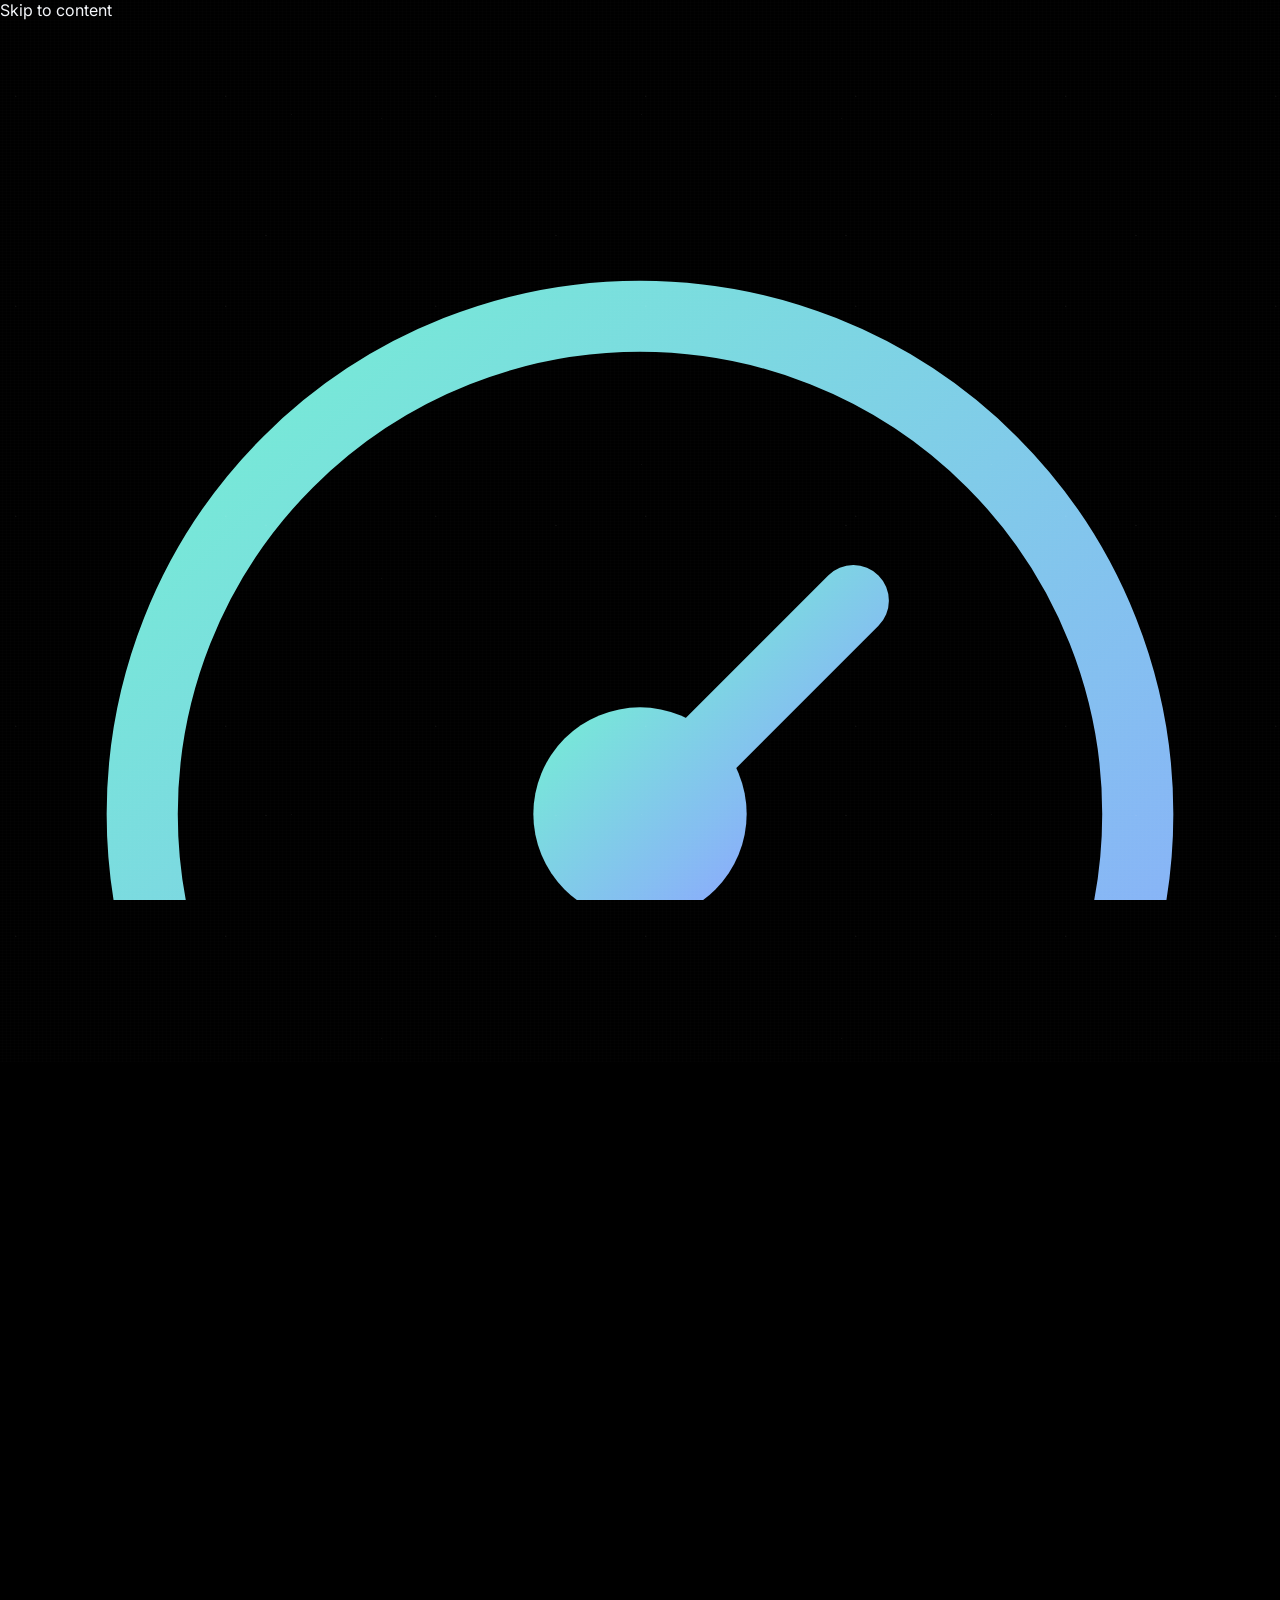
<file: index.html>
<!DOCTYPE html>
<html lang="en" data-theme="dark">
<head>
  <meta charset="UTF-8">
  <meta name="viewport" content="width=device-width, initial-scale=1.0">
  <title>ChronoFlow</title>
  <link rel="preconnect" href="https://fonts.googleapis.com">
  <link href="https://fonts.googleapis.com/css2?family=Inter:wght@400;500;600;700&display=swap" rel="stylesheet">
  <link rel="stylesheet" href="css/tokens.css">
  <link rel="stylesheet" href="css/reset.css">
  <link rel="stylesheet" href="css/grain.css">
  <link rel="stylesheet" href="css/starfield.css">
  <link rel="stylesheet" href="css/shell.css">
  <link rel="stylesheet" href="css/home.css">
</head>
<body class="home-body">
  <a href="#main" class="skip-link">Skip to content</a>

  <div class="home-bg">
    <canvas id="bgCanvas" class="home-bg-canvas"></canvas>
    <div class="grain"></div>
  </div>

  <nav class="nav-shell" role="navigation" aria-label="Main navigation">
    <div class="nav-inner">
      <a href="index.html" class="nav-brand">
        <div class="nav-logo"><svg viewBox="0 0 36 36" fill="none" xmlns="http://www.w3.org/2000/svg"></svg></div>
        <span class="nav-brand-text">ChronoFlow</span>
      </a>
      <div class="nav-links">
        <a href="index.html" class="nav-link active">Home</a>
        <a href="planner.html" class="nav-link">Planner</a>
        <a href="focus.html" class="nav-link">Focus</a>
        <a href="stats.html" class="nav-link">Stats</a>
        <a href="settings.html" class="nav-link">Settings</a>
      </div>
      <button class="theme-toggle" data-theme-toggle aria-label="Toggle theme"></button>
    </div>
  </nav>

  <main id="main" class="home-content">
    <div class="clock-display" id="clockTime">00:00:00</div>
    <div class="clock-date" id="clockDate"></div>
    <div class="clock-greeting" id="clockGreeting"></div>

    <div class="home-metrics">
      <div class="home-metric">
        <span class="home-metric-value" id="pendingCount">—</span>
        <span class="home-metric-label">Tasks Pending</span>
      </div>
      <div class="home-metric">
        <span class="home-metric-value" id="plannedMinutes">—</span>
        <span class="home-metric-label">Minutes Planned</span>
      </div>
      <div class="home-metric">
        <span class="home-metric-value" id="nextBlock">—</span>
        <span class="home-metric-label">Next Block</span>
      </div>
    </div>
  </main>

  <div class="home-actions">
    <a href="planner.html" class="home-action-btn">Open Planner</a>
    <a href="focus.html" class="home-action-btn">Start Focus</a>
    <a href="stats.html" class="home-action-btn">View Stats</a>
  </div>

  <div class="toast-container" aria-live="polite"></div>

  <script src="js/db.js"></script>
  <script src="js/utils.js"></script>
  <script src="js/state.js"></script>
  <script src="js/backgrounds.js"></script>
  <script src="js/starfield.js"></script>
  <script src="js/app-shell.js"></script>
  <script src="js/shell.js"></script>
  <script src="js/home.js"></script>
</body>
</html>
</file>
<file: css/tokens.css>
:root {
/* ── Colours ── */
--bg: #000000;
--text: #f5f7fb;
--text-muted: rgba(245,247,251,.55);
--text-faint: rgba(245,247,251,.28);
--accent: #BFAE99;
--accent-text: #000000;
--progress-track: rgba(255,255,255,.09);

/* ── Typography ── */
--font: Inter, system-ui, sans-serif;

/* ── Spacing ── */
--sp1: .25rem;
--sp2: .5rem;
--sp3: .75rem;
--sp4: 1rem;
--sp5: 1.25rem;
--sp6: 1.5rem;
--sp8: 2rem;

/* ── Motion ── */
--t-fast: .18s ease;
--t-base: .22s ease;
--t-slow: .38s ease;
--t-mask: .40s ease;
--t-prog: width .6s ease;

/* ── Clip geometry ── */
--clip: polygon(10px 0,100% 0,100% calc(100% - 10px),calc(100% - 10px) 100%,0 100%,0 10px);
}
</file>
<file: css/grain.css>
.grain, .grain2 {
  position: fixed;
  inset: -18%;
  pointer-events: none;
  z-index: 1;
}
.grain {
  opacity: var(--grain-opacity-1, .47);
  mix-blend-mode: screen;
  background:
    repeating-linear-gradient(0deg,   rgba(255,255,255,.014) 0 1px, transparent 1px 3px),
    repeating-linear-gradient(90deg,  rgba(255,255,255,.011) 0 1px, transparent 1px 4px),
    radial-gradient(circle at 17% 23%, rgba(255,255,255,.12)  0 .55px, transparent .98px),
    radial-gradient(circle at 71% 37%, rgba(255,255,255,.11)  0 .58px, transparent .95px),
    radial-gradient(circle at 49% 79%, rgba(255,255,255,.10)  0 .45px, transparent .82px),
    radial-gradient(circle at 33% 61%, rgba(255,255,255,.09)  0 .42px, transparent .78px);
  background-size: auto, auto, 210px 210px, 290px 290px, 350px 350px, 460px 460px;
  animation: grain1 .36s steps(6) infinite;
}
.grain2 {
  opacity: var(--grain-opacity-2, .30);
  mix-blend-mode: overlay;
  background:
    radial-gradient(circle at 55% 28%, rgba(255,255,255,.08) 0 .5px,  transparent .86px),
    radial-gradient(circle at 22% 74%, rgba(255,255,255,.07) 0 .44px, transparent .80px);
  background-size: 320px 320px, 410px 410px;
  animation: grain2 .52s steps(5) infinite;
}
@keyframes grain1 {
  0%   { transform: translate(0,0) }
  17%  { transform: translate(-.8%,.7%) }
  33%  { transform: translate(.6%,-.5%) }
  50%  { transform: translate(-.4%,.8%) }
  67%  { transform: translate(.7%,-.3%) }
  83%  { transform: translate(-.5%,.4%) }
  100% { transform: translate(0,0) }
}
@keyframes grain2 {
  0%   { transform: translate(0,0) }
  25%  { transform: translate(.9%,-.6%) }
  50%  { transform: translate(-.7%,.8%) }
  75%  { transform: translate(.5%,-.4%) }
  100% { transform: translate(0,0) }
}
</file>
<file: css/starfield.css>
/* Starfield canvas — must sit below grain (.z-index 1) and all UI (z-index 6+) */
#starCanvas {
  position: fixed;
  inset: 0;
  z-index: -1;   /* below grain and .ui, above body background */
  display: block;
  /* width/height are set programmatically by starfield.js resize() */
}
</file>
<file: css/shell.css>
/* =====================================================
   ChronoFlow Shell — shared chrome across all pages
   ===================================================== */

/* ── UI wrapper (home page only) ── */
.ui { position: fixed; inset: 0; z-index: 6; pointer-events: none; }
.ui * { pointer-events: auto; }

/* ── Utility ── */
.hidden { display: none !important; }

/* ── Angular button ── */
.abtn {
  display: inline-flex;
  align-items: center;
  justify-content: center;
  padding: 10px 18px;
  background: transparent;
  border: none;
  color: var(--text-muted);
  font-size: 11px;
  letter-spacing: .22em;
  text-transform: uppercase;
  clip-path: var(--clip);
  transition: background var(--t-base), color var(--t-base), transform var(--t-fast);
}
.abtn:hover  { background: var(--accent); color: var(--accent-text); transform: translateY(-1px); }
.abtn.sm     { padding: 7px 13px; font-size: 10px; }
.abtn.danger:hover { background: #ff6b6b; color: #000; }

/* ── Nav (home page — inside .ui, auto-hides) ── */
.nav {
  position: absolute;
  top: 22px; left: 50%;
  transform: translateX(-50%) translateY(-10px);
  display: flex; gap: 6px; padding: 8px;
  background: transparent;
  opacity: 0;
  pointer-events: none;              /* invisible = non-interactive */
  transition: opacity var(--t-slow), transform var(--t-slow);
  z-index: 7;
}
.nav.show {
  opacity: 1;
  transform: translateX(-50%) translateY(0);
  pointer-events: auto;              /* shown = interactive */
}

/* ── Edge blur masks (home only, toggled by .show-masks on .ui) ──
   These create the frosted-glass effect that makes the nav bar and
   bottom task strip readable against the animated starfield.
   Blur is always present in the layer but the mask-image clips it
   to a feathered gradient so it looks seamless. ── */
.mask-top, .mask-bottom, .mask-br {
  position: absolute;
  pointer-events: none;
  z-index: 5;
  opacity: 0;
  will-change: opacity;              /* prevents Chromium blur-at-opacity-0 glitch */
  transition: opacity var(--t-mask);
}
.show-masks .mask-top,
.show-masks .mask-bottom,
.show-masks .mask-br { opacity: 1; }

.mask-top {
  top: 0; left: 0; right: 0; height: 110px;
  background: linear-gradient(to bottom,
    rgba(0,0,0,.52) 0%,
    rgba(0,0,0,.30) 45%,
    rgba(0,0,0,0)  100%);
  backdrop-filter: blur(9px) brightness(.72);
  -webkit-backdrop-filter: blur(9px) brightness(.72);
  mask-image: linear-gradient(to bottom, black 0%, black 48%, transparent 100%);
  -webkit-mask-image: linear-gradient(to bottom, black 0%, black 48%, transparent 100%);
}
.mask-bottom {
  bottom: 0; left: 0; right: 0; height: 120px;
  background: linear-gradient(to top,
    rgba(0,0,0,.52) 0%,
    rgba(0,0,0,.28) 46%,
    rgba(0,0,0,0)  100%);
  backdrop-filter: blur(9px) brightness(.72);
  -webkit-backdrop-filter: blur(9px) brightness(.72);
  mask-image: linear-gradient(to top, black 0%, black 48%, transparent 100%);
  -webkit-mask-image: linear-gradient(to top, black 0%, black 48%, transparent 100%);
}
.mask-br {
  bottom: 0; right: 0; width: 360px; height: 150px;
  background: radial-gradient(ellipse at 100% 100%,
    rgba(0,0,0,.54) 0%,
    rgba(0,0,0,.28) 46%,
    rgba(0,0,0,0)  72%);
  backdrop-filter: blur(8px) brightness(.74);
  -webkit-backdrop-filter: blur(8px) brightness(.74);
  mask-image: radial-gradient(ellipse at 100% 100%, black 0%, black 46%, transparent 72%);
  -webkit-mask-image: radial-gradient(ellipse at 100% 100%, black 0%, black 46%, transparent 72%);
}

/* ── Toast ── */
#toast {
  position: fixed;
  bottom: 90px; left: 50%;
  transform: translateX(-50%) translateY(10px);
  background: rgba(30,30,30,.92);
  color: var(--text);
  font-size: 12px; letter-spacing: .12em;
  padding: 10px 22px;
  clip-path: var(--clip);
  opacity: 0;
  transition: opacity .28s ease, transform .28s ease;
  z-index: 200;
  pointer-events: none;
  white-space: nowrap;
}
#toast.show {
  opacity: 1;
  transform: translateX(-50%) translateY(0);
}

/* ── Confirm modal ── */
.confirm-overlay {
  position: fixed; inset: 0;
  background: rgba(0,0,0,.72);
  backdrop-filter: blur(8px);
  -webkit-backdrop-filter: blur(8px);
  display: flex; align-items: center; justify-content: center;
  z-index: 300;
}
.confirm-box {
  min-width: 320px; max-width: 440px;
  padding: var(--sp8);
  background: rgba(10,10,10,.96);
  clip-path: var(--clip);
  display: flex; flex-direction: column; gap: var(--sp5);
}
.confirm-msg     { font-size: 14px; line-height: 1.5; color: var(--text); }
.confirm-actions { display: flex; gap: var(--sp3); justify-content: flex-end; }

/* ── Progress bar shared ── */
.prog-track { height: 2px; background: var(--progress-track); }
.prog-fill  { height: 100%; background: var(--accent); transition: var(--t-prog); }

/* ── Section label ── */
.lbl {
  font-size: 10px;
  letter-spacing: .22em;
  text-transform: uppercase;
  color: var(--text-muted);
}

/* ── Onboarding overlay ── */
.onb-overlay {
  position: fixed; inset: 0;
  background: rgba(0,0,0,.80);
  backdrop-filter: blur(14px);
  -webkit-backdrop-filter: blur(14px);
  z-index: 500;
  display: flex; align-items: center; justify-content: center;
}
.onb-box {
  width: min(560px, 90vw);
  display: flex; flex-direction: column; gap: var(--sp8);
  align-items: center; text-align: center;
  padding: var(--sp8) 0;
}
.onb-title {
  font-size: clamp(1.4rem, 3vw, 2rem);
  font-weight: 260;
  letter-spacing: .14em;
  line-height: 1.3;
}
.onb-sub    { font-size: 13px; color: var(--text-muted); line-height: 1.6; max-width: 420px; }
.onb-form   { width: 100%; display: flex; flex-direction: column; gap: var(--sp4); align-items: center; }
.onb-input {
  width: 100%; max-width: 380px;
  background: transparent; border: none;
  border-bottom: 1px solid rgba(245,247,251,.18);
  padding: var(--sp3) 0;
  font-size: 14px; color: var(--text);
  transition: border-color var(--t-base);
}
.onb-input:focus        { border-bottom-color: var(--accent); }
.onb-input::placeholder { color: var(--text-faint); }
.onb-dots { display: flex; gap: 8px; }
.onb-dot {
  width: 6px; height: 6px;
  border-radius: 50%;
  background: rgba(245,247,251,.22);
  transition: background var(--t-base);
}
.onb-dot.active   { background: var(--accent); }
.onb-actions      { display: flex; gap: var(--sp3); align-items: center; }
.onb-skip         { font-size: 11px; letter-spacing: .16em; text-transform: uppercase; color: var(--text-faint); background: none; border: none; cursor: pointer; }
.onb-skip:hover   { color: var(--text-muted); }

/* energy dot row */
.energy-row { display: flex; gap: 8px; align-items: center; margin-top: var(--sp2); }
.e-dot {
  width: 10px; height: 10px; border-radius: 50%;
  background: rgba(245,247,251,.18);
  cursor: pointer; transition: background var(--t-base);
}
.e-dot.on { background: var(--accent); }
.onb-slots-list   { width: 100%; max-width: 380px; display: flex; flex-direction: column; gap: var(--sp2); }
.onb-slot-item    { display: flex; justify-content: space-between; align-items: center; font-size: 12px; color: var(--text-muted); }
.onb-slot-item button { font-size: 11px; background: none; border: none; color: var(--text-faint); cursor: pointer; }
.onb-slot-row     { display: flex; gap: var(--sp3); align-items: center; flex-wrap: wrap; justify-content: center; }
.onb-slot-row input[type=time] {
  background: transparent; border: none;
  border-bottom: 1px solid rgba(245,247,251,.18);
  color: var(--text); font-size: 13px;
  padding: var(--sp2) 0; width: 100px;
  color-scheme: dark;
}
.onb-timer-opts { display: flex; gap: var(--sp3); }
</file>
<file: css/home.css>
/* =====================================================
   ChronoFlow Home Page
   ===================================================== */

/* ── Clock & timer zone ── */
.clock-wrap {
  position: absolute; top: 50%; left: 50%;
  transform: translate(-50%, -50%);
  display: flex; flex-direction: column;
  align-items: center; gap: 12px;
  text-align: center;
  z-index: 7;
}
.time-display {
  font-size: clamp(5rem, 13.5vw, 10.8rem);
  font-weight: 260;
  letter-spacing: .22em;
  line-height: .9;
  margin-left: .22em;
  transition: opacity var(--t-slow);
  user-select: none;
}
.date-display {
  font-size: 12px; letter-spacing: .34em;
  text-transform: uppercase; color: var(--text-muted);
  transition: opacity var(--t-slow);
  user-select: none;
}

/* Focus timer replaces clock — coloured accent, same huge size */
.focus-timer-center {
  font-size: clamp(5rem, 13.5vw, 10.8rem);
  font-weight: 260; letter-spacing: .22em;
  line-height: .9; margin-left: .22em;
  color: var(--accent);
  transition: opacity var(--t-slow);
  user-select: none;
  cursor: default;
}
.focus-timer-center.paused { opacity: .55; }

/* Controls that appear on hover over clock-wrap during focus */
.focus-ctrl-hover {
  display: flex; gap: var(--sp3);
  opacity: 0;
  transition: opacity var(--t-slow);
  pointer-events: none;
}
.clock-wrap:hover .focus-ctrl-hover {
  opacity: 1;
  pointer-events: auto;
}

/* ── Bottom-right task block ──
   JS adds/removes .show; opacity:0 default keeps it invisible at rest.
   The parent .ui has pointer-events:none so zero-opacity elements
   never accidentally swallow clicks. ── */
.br-block {
  position: absolute; right: 28px; bottom: 28px;
  display: flex; flex-direction: column;
  gap: 10px; align-items: flex-end;
  opacity: 0; transition: opacity var(--t-slow);
  z-index: 7;
}
.br-block.show { opacity: 1; }
.br-task-name {
  font-size: 13px; color: var(--text);
  text-align: right; max-width: 280px;
}
.br-prog  { width: 200px; }
.br-timer {
  font-size: 11px; letter-spacing: .18em;
  text-transform: uppercase; color: var(--text-muted);
}

/* ── Subtask strip (bottom-centre) ──
   Same opacity-toggle pattern as br-block. ── */
.strip {
  position: absolute; left: 50%; bottom: 28px;
  transform: translateX(-50%);
  display: flex; align-items: center; gap: 10px;
  min-width: 520px; max-width: 700px;
  opacity: 0; transition: opacity var(--t-slow);
  z-index: 7;
}
.strip.show   { opacity: 1; }
.strip-meta   { flex: 1; min-width: 0; }
.strip-sub    { font-size: 11px; letter-spacing: .18em; text-transform: uppercase; color: var(--text-muted); margin-bottom: 4px; }
.strip-step   { font-size: 13px; color: var(--text); white-space: nowrap; overflow: hidden; text-overflow: ellipsis; }
.step-arrow   { font-size: 20px; padding: 4px 12px; }
</file>
<file: css/focus.css>
/* ────────────────────────────────────────────────────────
   ChronoFlow Focus Page
   ===================================================== */

body.focus-page { overflow: hidden; }

.focus-overlay {
  position: fixed; inset: 0;
  display: flex; flex-direction: column;
  align-items: center; justify-content: center;
  gap: var(--sp5); z-index: 7;
}
.focus-task-title  { font-size: 18px; letter-spacing: .08em; color: var(--text); }
.focus-step-text   { font-size: 14px; color: var(--text-muted); max-width: 520px; text-align: center; line-height: 1.6; }
.focus-timer-big {
  font-size: clamp(5rem, 13.5vw, 10.8rem);
  font-weight: 260; letter-spacing: .22em;
  color: var(--accent); line-height: .9;
  margin-left: .22em;
}
.focus-timer-big.paused { opacity: .55; }
.focus-prog-wrap  { width: min(400px, 80vw); }
.focus-controls   { display: flex; gap: var(--sp4); margin-top: var(--sp3); }

/* Post-session modal */
.session-modal-overlay {
  position: fixed; inset: 0;
  background: rgba(0,0,0,.78);
  backdrop-filter: blur(10px);
  -webkit-backdrop-filter: blur(10px);
  display: flex; align-items: center; justify-content: center;
  z-index: 400;
}
.session-modal {
  width: min(440px, 90vw);
  padding: var(--sp8);
  background: rgba(8,8,8,.96);
  clip-path: var(--clip);
  display: flex; flex-direction: column; gap: var(--sp5);
}
.sm-title    { font-size: 16px; letter-spacing: .14em; text-transform: uppercase; }
.sm-sub      { font-size: 13px; color: var(--text-muted); }
.sm-label    { font-size: 10px; letter-spacing: .18em; text-transform: uppercase; color: var(--text-muted); }
.sm-range    { width: 100%; accent-color: var(--accent); cursor: pointer; }
.sm-range-val { font-size: 13px; color: var(--accent); }
.sm-notes {
  background: transparent; border: none;
  border-bottom: 1px solid rgba(245,247,251,.14);
  color: var(--text); font-size: 13px;
  padding: var(--sp2) 0; resize: none; width: 100%;
}
.sm-notes:focus { border-bottom-color: var(--accent); }
.sm-actions  { display: flex; gap: var(--sp3); justify-content: flex-end; }
</file>
<file: css/planner.css>
/* ────────────────────────────────────────────────────────
   ChronoFlow Planner Page
   ===================================================== */

body.planner-page {
  overflow: auto;
  height: auto;
  min-height: 100vh;
}

/* Fixed nav on planner */
.planner-nav {
  position: fixed; top: 22px; left: 50%;
  transform: translateX(-50%);
  display: flex; gap: 6px;
  z-index: 10;
}

/* ── Three-column layout ── */
.planner-layout {
  display: grid;
  grid-template-columns: 280px 1fr 340px;
  gap: var(--sp6);
  padding: 80px var(--sp6) var(--sp6);
  min-height: 100vh;
  position: relative; z-index: 7;
}

/* ── Sidebar / Panel shared ── */
.panel { display: flex; flex-direction: column; gap: var(--sp5); }
.section-head {
  font-size: 10px; letter-spacing: .22em;
  text-transform: uppercase; color: var(--text-muted);
  margin-bottom: var(--sp2);
}

/* ── Quick capture ── */
.quick-form { display: flex; gap: var(--sp2); }
.q-input {
  flex: 1; background: transparent; border: none;
  border-bottom: 1px solid rgba(245,247,251,.14);
  color: var(--text); font-size: 13px;
  padding: var(--sp2) 0;
  transition: border-color var(--t-base);
}
.q-input:focus       { border-bottom-color: var(--accent); }
.q-input::placeholder { color: var(--text-faint); }

/* ── Task card ── */
.task-card {
  padding: var(--sp4);
  background: transparent;
  clip-path: var(--clip);
  transition: background var(--t-base);
  cursor: default;
  border-left: 1px solid rgba(245,247,251,.06);
}
.task-card:hover    { background: rgba(255,255,255,.03); }
.task-card.selected { background: rgba(191,174,153,.06); border-left-color: var(--accent); }
.task-card + .task-card { margin-top: var(--sp3); }
.tc-title  { font-size: 13px; font-weight: 500; margin-bottom: var(--sp2); }
.tc-tags   { display: flex; flex-wrap: wrap; gap: 6px; margin-bottom: var(--sp3); }
.tag {
  font-size: 10px; letter-spacing: .14em; text-transform: uppercase;
  color: var(--text-muted); padding: 3px 7px;
  clip-path: var(--clip);
  background: rgba(255,255,255,.05);
}
.tag.accent { background: rgba(191,174,153,.14); color: var(--accent); }
.tag.warn   { background: rgba(255,107,107,.12);  color: #ff9090; }
.tc-prog    { width: 100%; margin-bottom: var(--sp3); }
.tc-actions { display: flex; gap: var(--sp2); }

/* ── Detail panel ── */
.detail-panel { display: flex; flex-direction: column; gap: var(--sp5); }
.dp-empty     { font-size: 13px; color: var(--text-faint); padding-top: var(--sp8); }
.form-row     { display: flex; gap: var(--sp4); }
.form-row .form-group { flex: 1; }
.form-group   { display: flex; flex-direction: column; gap: var(--sp2); }
.form-group label { font-size: 10px; letter-spacing: .18em; text-transform: uppercase; color: var(--text-muted); }
.form-group input,
.form-group select,
.form-group textarea {
  background: transparent; border: none;
  border-bottom: 1px solid rgba(245,247,251,.14);
  color: var(--text); font-size: 13px;
  padding: var(--sp2) 0;
  transition: border-color var(--t-base);
}
.form-group input:focus,
.form-group select:focus,
.form-group textarea:focus { border-bottom-color: var(--accent); }
.form-group select option   { background: #111; }
.form-group textarea        { resize: vertical; min-height: 60px; }
.form-actions { display: flex; gap: var(--sp3); flex-wrap: wrap; padding-top: var(--sp3); }

/* ── Subtask editor ── */
.st-list    { display: flex; flex-direction: column; gap: var(--sp3); }
.st-item    { display: flex; flex-direction: column; }
.st-header  {
  display: flex; align-items: center; gap: var(--sp3);
  padding: var(--sp3) 0; cursor: pointer;
}
.st-title-input {
  flex: 1; background: transparent; border: none;
  border-bottom: 1px solid rgba(245,247,251,.10);
  color: var(--text); font-size: 13px; padding: var(--sp1) 0;
}
.st-title-input:focus { border-bottom-color: var(--accent); }
.st-progress { font-size: 10px; color: var(--text-faint); letter-spacing: .12em; white-space: nowrap; }
.st-del      { font-size: 14px; color: var(--text-faint); background: none; border: none; cursor: pointer; }
.st-del:hover { color: #ff9090; }
.st-steps   { display: flex; flex-direction: column; gap: var(--sp2); padding: var(--sp3) 0 var(--sp2) var(--sp5); }
.step-row   { display: flex; align-items: center; gap: var(--sp2); }
.step-row.current-step .step-input { color: var(--accent); }
.step-num   { font-size: 10px; color: var(--text-faint); min-width: 18px; letter-spacing: .1em; }
.step-input {
  flex: 1; background: transparent; border: none;
  border-bottom: 1px solid rgba(245,247,251,.08);
  color: var(--text); font-size: 13px; padding: var(--sp1) 0;
}
.step-input:focus { border-bottom-color: var(--accent); }
.step-del   { font-size: 12px; color: var(--text-faint); background: none; border: none; cursor: pointer; }
.step-del:hover { color: #ff9090; }
.st-add-step {
  font-size: 11px; letter-spacing: .16em; text-transform: uppercase;
  color: var(--text-faint); background: none; border: none;
  cursor: pointer; align-self: flex-start;
  margin-left: var(--sp5); margin-top: var(--sp1);
  transition: color var(--t-base);
}
.st-add-step:hover { color: var(--accent); }
.add-st-btn {
  font-size: 11px; letter-spacing: .16em; text-transform: uppercase;
  color: var(--text-faint); background: none; border: none;
  cursor: pointer; align-self: flex-start;
  transition: color var(--t-base);
  margin-top: var(--sp2);
}
.add-st-btn:hover { color: var(--accent); }

/* ── Goals ── */
.goal-item    { display: flex; justify-content: space-between; align-items: flex-start; gap: var(--sp3); padding: var(--sp3) 0; border-bottom: 1px solid rgba(245,247,251,.05); }
.goal-info    { flex: 1; min-width: 0; }
.goal-title   { font-size: 13px; margin-bottom: 2px; }
.goal-desc    { font-size: 11px; color: var(--text-muted); }
.goal-actions { display: flex; gap: var(--sp2); align-items: center; flex-shrink: 0; }
.goal-add-form { display: flex; flex-direction: column; gap: var(--sp3); }

/* ── Slot list ── */
.slot-item  { display: flex; justify-content: space-between; align-items: center; padding: var(--sp2) 0; border-bottom: 1px solid rgba(245,247,251,.05); font-size: 12px; }
.slot-info  { color: var(--text-muted); }

/* ── Schedule ── */
.sched-block {
  display: flex; align-items: center; gap: var(--sp4);
  padding: var(--sp3) var(--sp4);
  background: rgba(255,255,255,.025);
  clip-path: var(--clip);
  margin-bottom: var(--sp2);
  transition: background var(--t-base);
}
.sched-block:hover { background: rgba(255,255,255,.05); }
.sched-time   { font-size: 11px; color: var(--text-muted); letter-spacing: .1em; white-space: nowrap; }
.sched-title  { flex: 1; font-size: 13px; }
.sched-dur    { font-size: 11px; color: var(--text-muted); }
.sched-actions-row { display: flex; gap: var(--sp3); padding-top: var(--sp3); }
</file>
